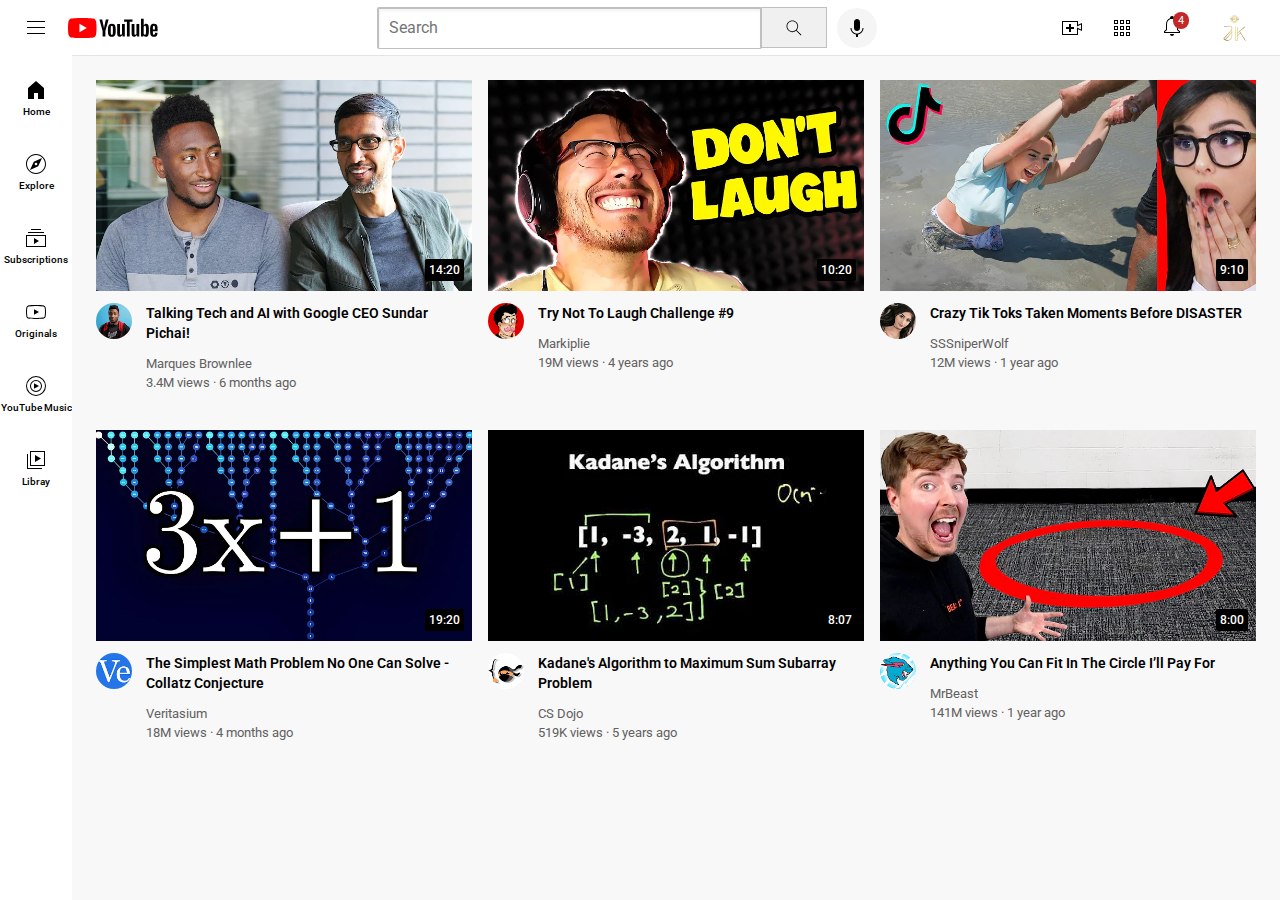
<file: index.html>
<!DOCTYPE html>
<html lang="en">
<head>
    <meta charset="UTF-8">
    <meta name="viewport" content="width=device-width, initial-scale=1.0">
    <title>YouTube</title>

    <link rel="preconnect" href="https://fonts.googleapis.com">
    <link rel="preconnect" href="https://fonts.gstatic.com" crossorigin>
    <link href="https://fonts.googleapis.com/css2?family=Roboto:wght@400;500;700&display=swap" rel="stylesheet">
    <link rel="stylesheet" href="youtube.css">
</head>
<body>
    <div class="header">
        <div class="left-section">
            <img class="menu-class" src="icons/hamburger-menu.svg" alt="menu">
            <img class="youtube-logo" src="icons/youtube-logo.svg" alt="logo">
        </div>
        <div class="sidebar">
            <div class="sidebar-link"><img src="icons/home.svg" alt=""><div class="name-of-icons">Home</div></div>
            <div class="sidebar-link"><img src="icons/explore.svg" alt=""><div class="name-of-icons">Explore</div></div>
            <div class="sidebar-link"><img src="icons/subscriptions.svg" alt=""><div class="name-of-icons">Subscriptions</div></div>
            <div class="sidebar-link"><img src="icons/originals.svg" alt=""><div class="name-of-icons">Originals</div></div>
            <div class="sidebar-link"><img src="icons/youtube-music.svg" alt=""><div class="name-of-icons">YouTube Music</div></div>
            <div class="sidebar-link"><img src="icons/library.svg" alt=""><div class="name-of-icons">Libray</div></div>
        </div>
        <div class="middle-section">
            <input class="search-bar" type="text" placeholder="Search">
            <button class="search-btn"><img class="search-icon" src="icons/search.svg" alt=""><div class="tooltip">Search</div></button>
            <button class="voice-btn"> <img class="voice-icon" src="icons/voice-search-icon.svg" alt=""><div class="tooltip">Search with your voice</div></button>
        </div>
        <div class="right-section">
            <img class="upload-icon" src="icons/upload.svg" alt="upload">
            <img class="youtube-app-icon" src="icons/youtube-apps.svg" alt="youtube">
            <div class="notification">
                <img class="notification-icon" src="icons/notifications.svg" alt="notification">
                <div class="notification-count">4</div>
            </div>
            
            <img class="my-channel-icon" src="profile.png" alt=""></div>
        

    </div>
    
    <div class="video-grid">
        <div class="video-preview">
            <div class="thumbnail-row"><img class="images" src="./images/thumbnail-1.webp" alt="images" srcset="">
            <p class="video-time">14:20</p></div>
            <div class="video-info-grid">
                <div class="channel-picture">
                    <img class="profile-pic" src="channel-image/channel-1.jpeg" alt="">
                </div >
                <div class="video-info">
                    <p class="video-title">Talking Tech and AI with Google CEO Sundar Pichai!</p>
                    <p class="video-author">Marques Brownlee</p>
                    <p class="video-stats">3.4M views · 6 months ago</p>
                </div>
            
            </div>
            
        
        
        </div>
        <div class="video-preview">
            <div class="thumbnail-row"><img class="images" src="./images/thumbnail-2.webp" alt="images" srcset="">
                <p class="video-time">10:20</p></div>
            <div class="video-info-grid" >
                <div class="channel-picture">
                    <img class="profile-pic" src="channel-image/channel-2.jpeg" alt="">
                </div>
                <div class="video-info">
                    <p class="video-title">Try Not To Laugh Challenge #9</p>
                    <p class="video-author">Markiplie</p>
                    <p class="video-stats">19M views · 4 years ago</p>
                </div>
            
            </div>
        </div>
        <div class="video-preview">
            <div class="thumbnail-row"><img class="images" src="./images/thumbnail-3.webp" alt="images" srcset="">
                <p class="video-time">9:10</p></div>
            <div class="video-info-grid">
                <div class="channel-picture">
                    <img class="profile-pic" src="channel-image/channel-3.jpeg" alt="">
                </div>
                <div class="video-info">
                    <p class="video-title">
                        Crazy Tik Toks Taken Moments Before DISASTER</p>
                    <p class="video-author">SSSniperWolf</p>
                    <p class="video-stats">12M views · 1 year ago</p>
                </div>
            
            </div>
        </div>
        <div class="video-preview">
            <div class="thumbnail-row"><img class="images" src="./images/thumbnail-4.webp" alt="images" srcset="">
                <p class="video-time">19:20</p></div>
            <div class="video-info-grid">
                <div class="channel-picture">
                    <img class="profile-pic" src="channel-image/channel-4.jpeg" alt="">
                </div >
                <div class="video-info">
                    <p class="video-title">The Simplest Math Problem No One Can Solve - Collatz Conjecture</p>
                    <p class="video-author">Veritasium

                        
                        
                        </p>
                    <p class="video-stats">18M views · 4 months ago</p>
                </div>
            
            </div>
            
        
        
        </div>
        <div class="video-preview">
            <div class="thumbnail-row"><img class="images" src="./images/thumbnail-5.webp" alt="images" srcset="">
                <p class="video-time">8:07</p></div>
            <div class="video-info-grid" >
                <div class="channel-picture">
                    <img class="profile-pic" src="channel-image/channel-5.jpeg" alt="">
                </div>
                <div class="video-info">
                    <p class="video-title">Kadane's Algorithm to Maximum Sum Subarray Problem</p>
                    <p class="video-author">CS Dojo

                    </p>
                    <p class="video-stats">519K views · 5 years ago</p>
                </div>
            
            </div>
        </div>
        <div class="video-preview">
            <div class="thumbnail-row"><img class="images" src="./images/thumbnail-6.webp" alt="images" srcset="">
                <p class="video-time">8:00</p>
            </div>
            <div class="video-info-grid">
                <div class="channel-picture">
                    <img class="profile-pic" src="channel-image/channel-6.jpeg" alt="">
                </div>
                <div class="video-info">
                    <p class="video-title">
                        Anything You Can Fit In The Circle I’ll Pay For</p>
                    <p class="video-author">MrBeast</p>
                    <p class="video-stats">141M views · 1 year ago</p>
                </div>
            
            </div>
        </div>
   </div>
</body>
</html>
</file>
<file: youtube.css>
p{
    font-family: Roboto,Arial;
    margin-top: 0;
    margin-bottom: 0;
}
body{
    margin: 0;
    padding-top: 80px;
    padding-left: 96px;
    padding-right: 24px;
    background-color: rgb(248,248,248);
}
.images{
    width: 100%;
     height: auto;
    display: block;
    cursor: pointer;
 }
 
 
 .video-title{
     margin-top: 0px;
     font-weight: 600;
     font-size: 14px;
     margin-bottom: 13px;
     line-height: 20px;
     cursor: pointer;
 }
 
 .video-info-grid{
     display: grid;
     grid-template-columns: 50px 1fr;
 
 }
 .channel-picture{
     
     vertical-align: top;
     cursor: pointer;
 
 }
 
 .profile-pic{
     width: 36px;
     border-radius: 50px;
 }
 
 .thumbnail-row{
     margin-bottom: 12px;
     position: relative;
 }
 .video-author,
 .video-stats{
     font-size: 13px;
     color: rgb(96,96,96);
 }
 .video-author{
     margin-bottom: 4px;
     cursor: ss;
 }
 .video-grid{
     display: grid;
     column-gap: 16px;
     row-gap: 40px;
     grid-template-columns: 1fr 1fr 1fr;
 
 }
 .video-time{
     position: absolute;
     bottom: 10px;
     right: 8px;
     font-family: Roboto,Arial;
     font-size: 12px;
     font-weight: 500;
     padding: 4px 4px;
     border-radius: 2px;
     background-color: black;
     color: white;
     cursor: pointer;
 
 }
 
 .sidebar{
    background-color: white;
    position: fixed;
    left: 0;
    bottom: 0;
    top:55px;
    width:72px;
    z-index: 200;
    padding-top: 5px;
    
}
.sidebar-link{
    height: 74px;
    display: flex;
    flex-direction: column;
    align-items: center;
    justify-content: center;
    cursor: pointer;

}
.sidebar-link:hover{
    background-color: rgb(235, 235, 235);
}
.sidebar-link img{
    height: 24px;
    margin-bottom: 4px;

}
.name-of-icons{
    font-family: Roboto,arial;
    font-size: 10px;
    font-weight: 500;
}

.header{
    height: 55px;
    display: flex;
    flex-direction: row;
    justify-content: space-between;
    position: fixed;
    top:0;
    left: 0;
    right: 0;
    z-index:100 ;
    background-color: white;
    border-bottom-width:1px ;
    border-bottom-style: solid;
    border-bottom-color:rgb(228, 228, 228) ;


}
.left-section{
    display: flex;
    align-items: center;
   
}
.menu-class{
    height: 24px;
    margin-left: 24px;
    margin-right: 20px;
}

.youtube-logo{
    height: 20px;
}

.middle-section{
    flex: 1;
    margin-left: 70px;
    margin-right: 35px;
    max-width: 500px;
    display: flex;
    align-items: center;
}
.search-bar{
    flex: 1;
    height: 19px;
    padding: 10px;
    font-size: 16px;
    width: 0;
    border-bottom: 1px;
    border-style: solid;
    border-color: rgb(192,192,192);
    border-radius: 2px;
    box-shadow: inset 1px 2px 3px rgba(0,0,0,0.05);
}

.search-bar::placeholder{
    font-family: Roboto,Arial;
    font-size: 16px;
}
.search-btn{
    height: 41px;
    width: 66px;
    background-color:rgb(240, 240, 240) ;
    border-width: 1px;
    border-style: solid;
    border-color: rgb(192,192,192);
    margin-left: -1px;
    margin-right:10px ;
    position: relative;
    cursor: pointer;
}
.search-btn .tooltip{
position: absolute;
background-color: grey;
color: white;
padding: 4px 8px;
border-radius: 3px;
font-size: 12px;
bottom: -30px;
opacity: 0;
transition:opacity 0.5s;
}
.search-btn:hover .tooltip{
    opacity: 1;
}
.search-icon{
    height: 20px;
    margin-top: 4px;

}

.voice-btn{
    height: 40px;
    width: 40px;
    border-radius: 30px;
    border: none;
    background-color: rgb(245,245,245);
    position: relative;
    
}
.voice-btn .tooltip{
    position: absolute;
    background-color: grey;
    color: white;
    padding: 4px 8px;
    border-radius: 3px;
    font-size: 12px;
    bottom: -30px;
    opacity: 0;
    width: 100px;
    transition:opacity 0.5s;
    }
    .voice-btn:hover .tooltip{
        opacity: 1;
    }
.voice-icon{
    height: 24px;
    margin-top: 4px;
}
.right-section{
    width: 200px;
    margin-right: 20px;
    display: flex;
    align-items: center;
    justify-content: space-between;
    flex-shrink: 0;
    
}
.upload-icon{
    height: 24px;

}
.youtube-app-icon{
    height: 24px;
}
.notification-icon{
    height: 24px;
}
.notification{
    position: relative;
}
.notification-count{
    position: absolute;
    top: -2px;
    right: -5px;
    background-color: rgb(196, 39, 39);
    color: white;
    font-family: Roboto,Arial;
    font-size: 11px;
    border-radius: 10px;
    padding: 2px 5px 2px 5px;
}
.my-channel-icon{
    height: 34px;
    border-radius: 16px;
}
</file>
